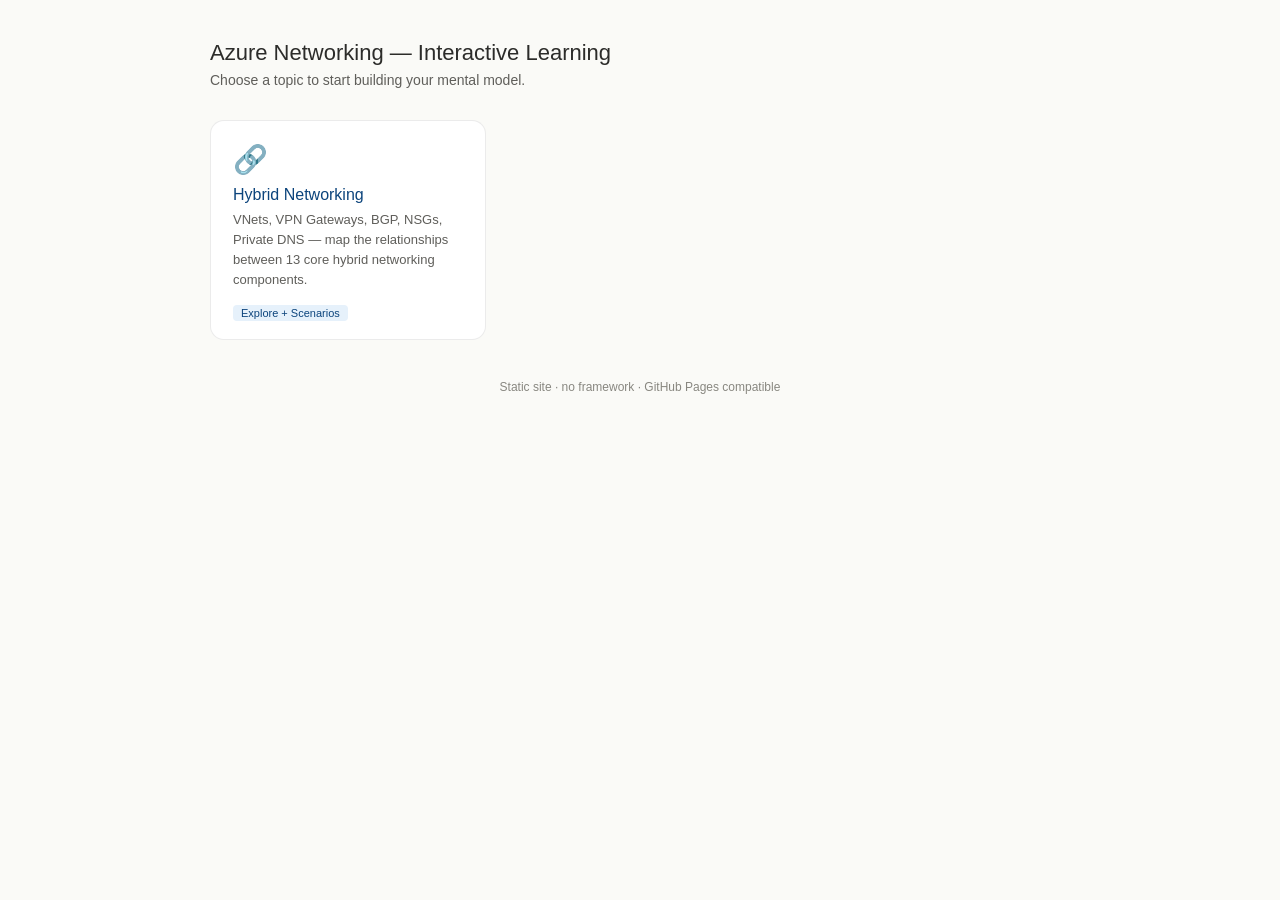
<file: index.html>
<!DOCTYPE html>
<html lang="en">
<head>
  <meta charset="UTF-8">
  <meta name="viewport" content="width=device-width, initial-scale=1">
  <title>Azure Networking — Interactive Learning</title>
  <link rel="stylesheet" href="styles.css">
</head>
<body>

<header class="site-header">
  <h1>Azure Networking — Interactive Learning</h1>
  <p>Choose a topic to start building your mental model.</p>
</header>

<main class="topic-grid">

  <a class="topic-card" href="topics/hybrid-networking/index.html">
    <div class="topic-card__icon">🔗</div>
    <h2 class="topic-card__title">Hybrid Networking</h2>
    <p class="topic-card__desc">
      VNets, VPN Gateways, BGP, NSGs, Private DNS — map the relationships
      between 13 core hybrid networking components.
    </p>
    <span class="topic-card__badge">Explore + Scenarios</span>
  </a>

  <!-- Future topics go here -->

</main>

<footer class="site-footer">
  <p>Static site · no framework · GitHub Pages compatible</p>
</footer>

</body>
</html>
</file>
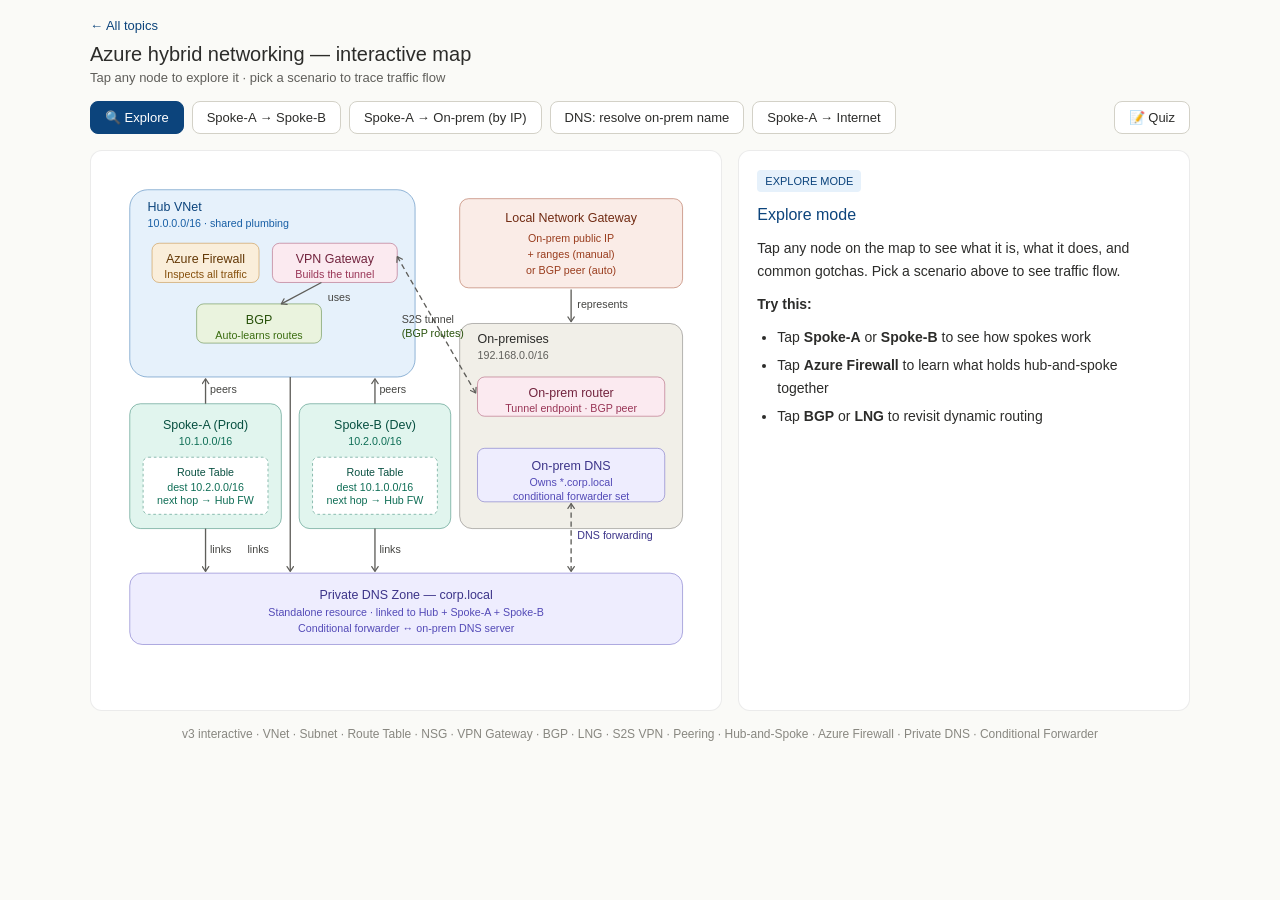
<file: topics/hybrid-networking/index.html>
<!DOCTYPE html>
<html lang="en">
<head>
  <meta charset="UTF-8">
  <meta name="viewport" content="width=device-width, initial-scale=1">
  <title>Azure Hybrid Networking — Interactive Map</title>
  <link rel="stylesheet" href="../../styles.css">
</head>
<body>

<header>
  <a class="back-link" href="../../index.html">← All topics</a>
  <h1>Azure hybrid networking — interactive map</h1>
  <p class="subtitle">Tap any node to explore it · pick a scenario to trace traffic flow</p>
</header>

<div class="controls" id="controls">
  <button class="scenario-btn active" data-scenario="explore">🔍 Explore</button>
  <button class="scenario-btn" data-scenario="spoke-to-spoke">Spoke-A → Spoke-B</button>
  <button class="scenario-btn" data-scenario="spoke-to-onprem">Spoke-A → On-prem (by IP)</button>
  <button class="scenario-btn" data-scenario="dns-resolution">DNS: resolve on-prem name</button>
  <button class="scenario-btn" data-scenario="internet-out">Spoke-A → Internet</button>
  <button id="quiz-btn" class="scenario-btn" style="margin-left:auto">📝 Quiz</button>
</div>

<main>
  <div class="map-container">
    <div id="map-container"></div>
  </div>
  <aside class="panel" id="panel">
    <span class="tag">START HERE</span>
    <h2>Welcome 👋</h2>
    <p>This map shows a complete Azure hybrid networking setup — hub-and-spoke topology connected to on-premises.</p>
    <p><strong>What to try:</strong></p>
    <ul>
      <li><strong>Tap any node</strong> to see what it is, what it does, and common gotchas</li>
      <li><strong>Pick a scenario</strong> above to watch traffic flow lit up in real time</li>
    </ul>
    <div class="tip">💡 Tip: Start with the <strong>"Spoke-A → Spoke-B"</strong> scenario — it reveals the trick that makes hub-and-spoke actually work.</div>
  </aside>
</main>

<p class="legend-tiny">v3 interactive · VNet · Subnet · Route Table · NSG · VPN Gateway · BGP · LNG · S2S VPN · Peering · Hub-and-Spoke · Azure Firewall · Private DNS · Conditional Forwarder</p>

<script src="data/nodes.js"></script>
<script src="data/scenarios.js"></script>
<script src="data/quiz.js"></script>
<script src="js/map.js"></script>
<script src="js/interactions.js"></script>
<script src="js/quiz.js"></script>
<script>
  loadMap('map-container', 'maps/hybrid-networking.svg')
    .then(svg => {
      const api = initInteractions(svg);
      document.getElementById('quiz-btn').addEventListener('click', () => {
        startQuiz(svg, () => api.renderScenario('explore'), api.setQuizActive);
      });
    })
    .catch(err => {
      document.getElementById('map-container').innerHTML =
        '<p style="padding:16px;color:#993C1D">Failed to load map. Make sure you\'re serving the files over HTTP — see the README for instructions.</p>';
      console.error(err);
    });
</script>

</body>
</html>
</file>
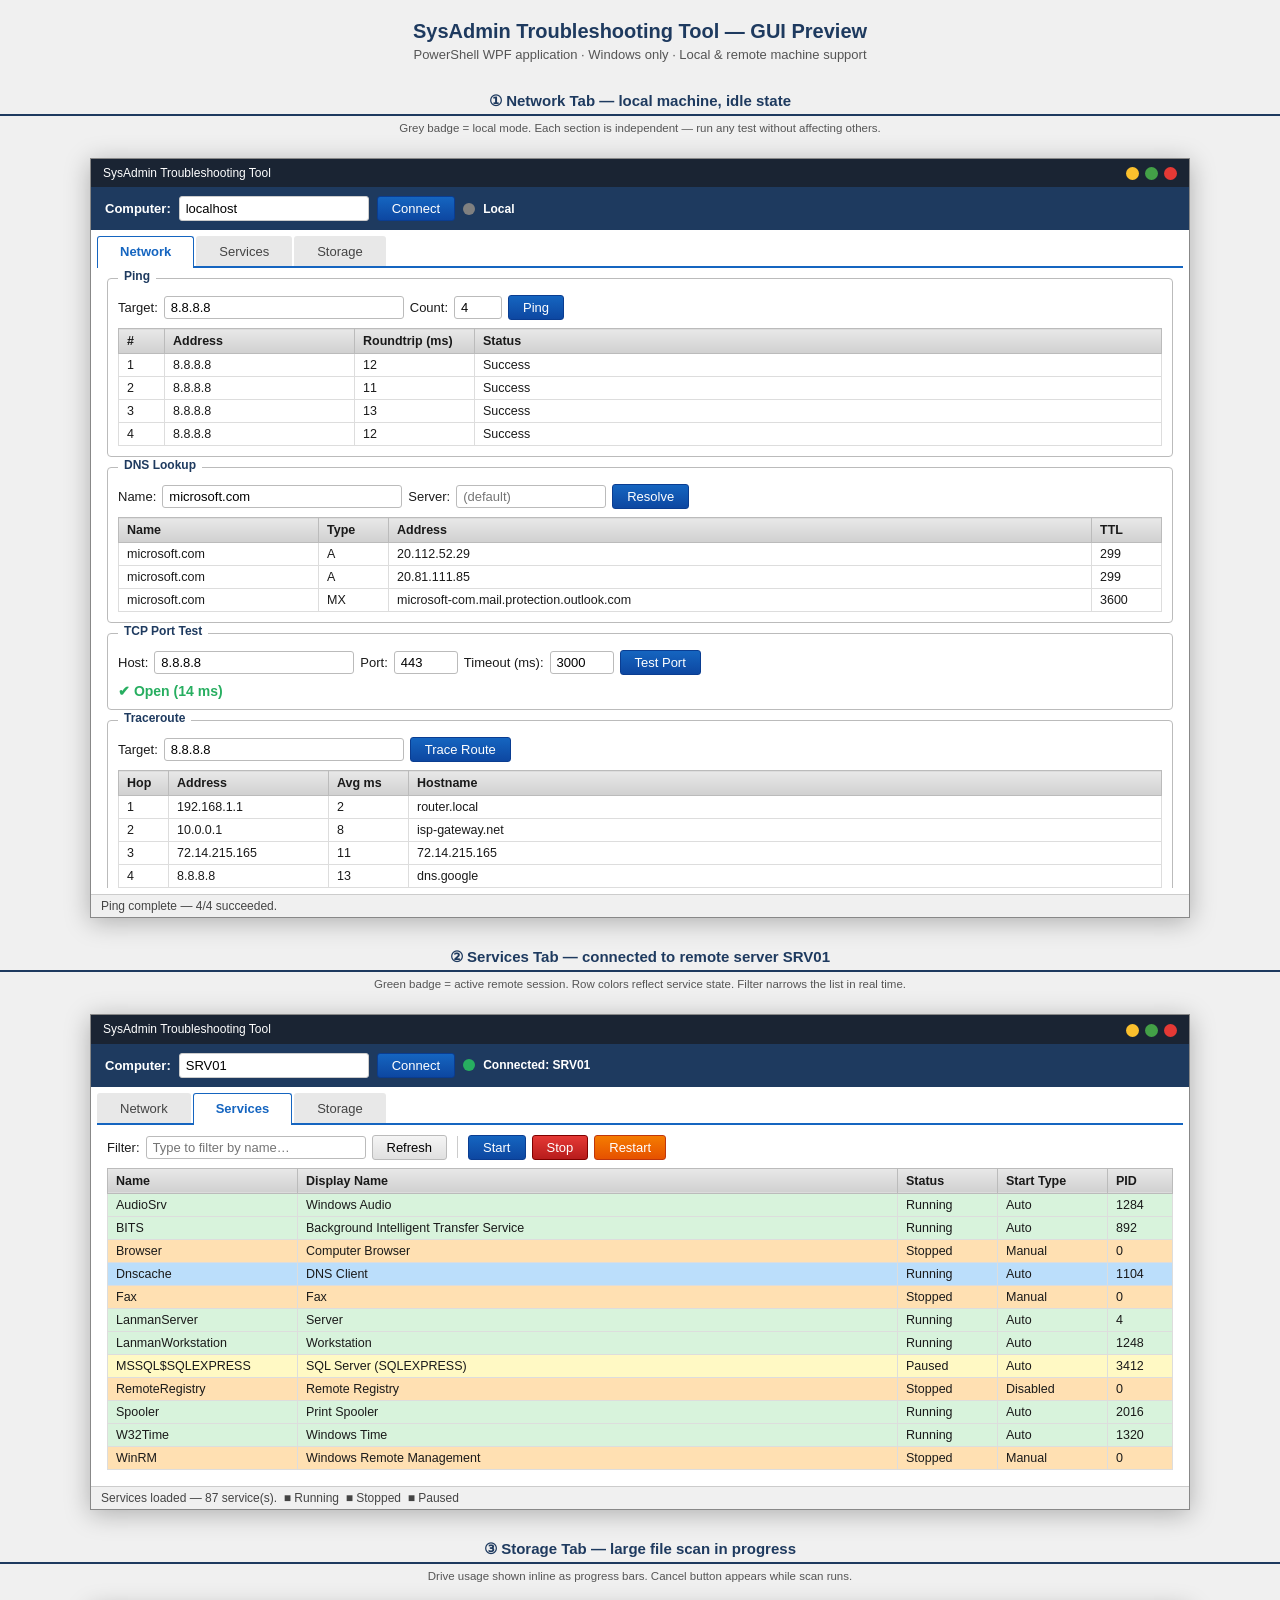
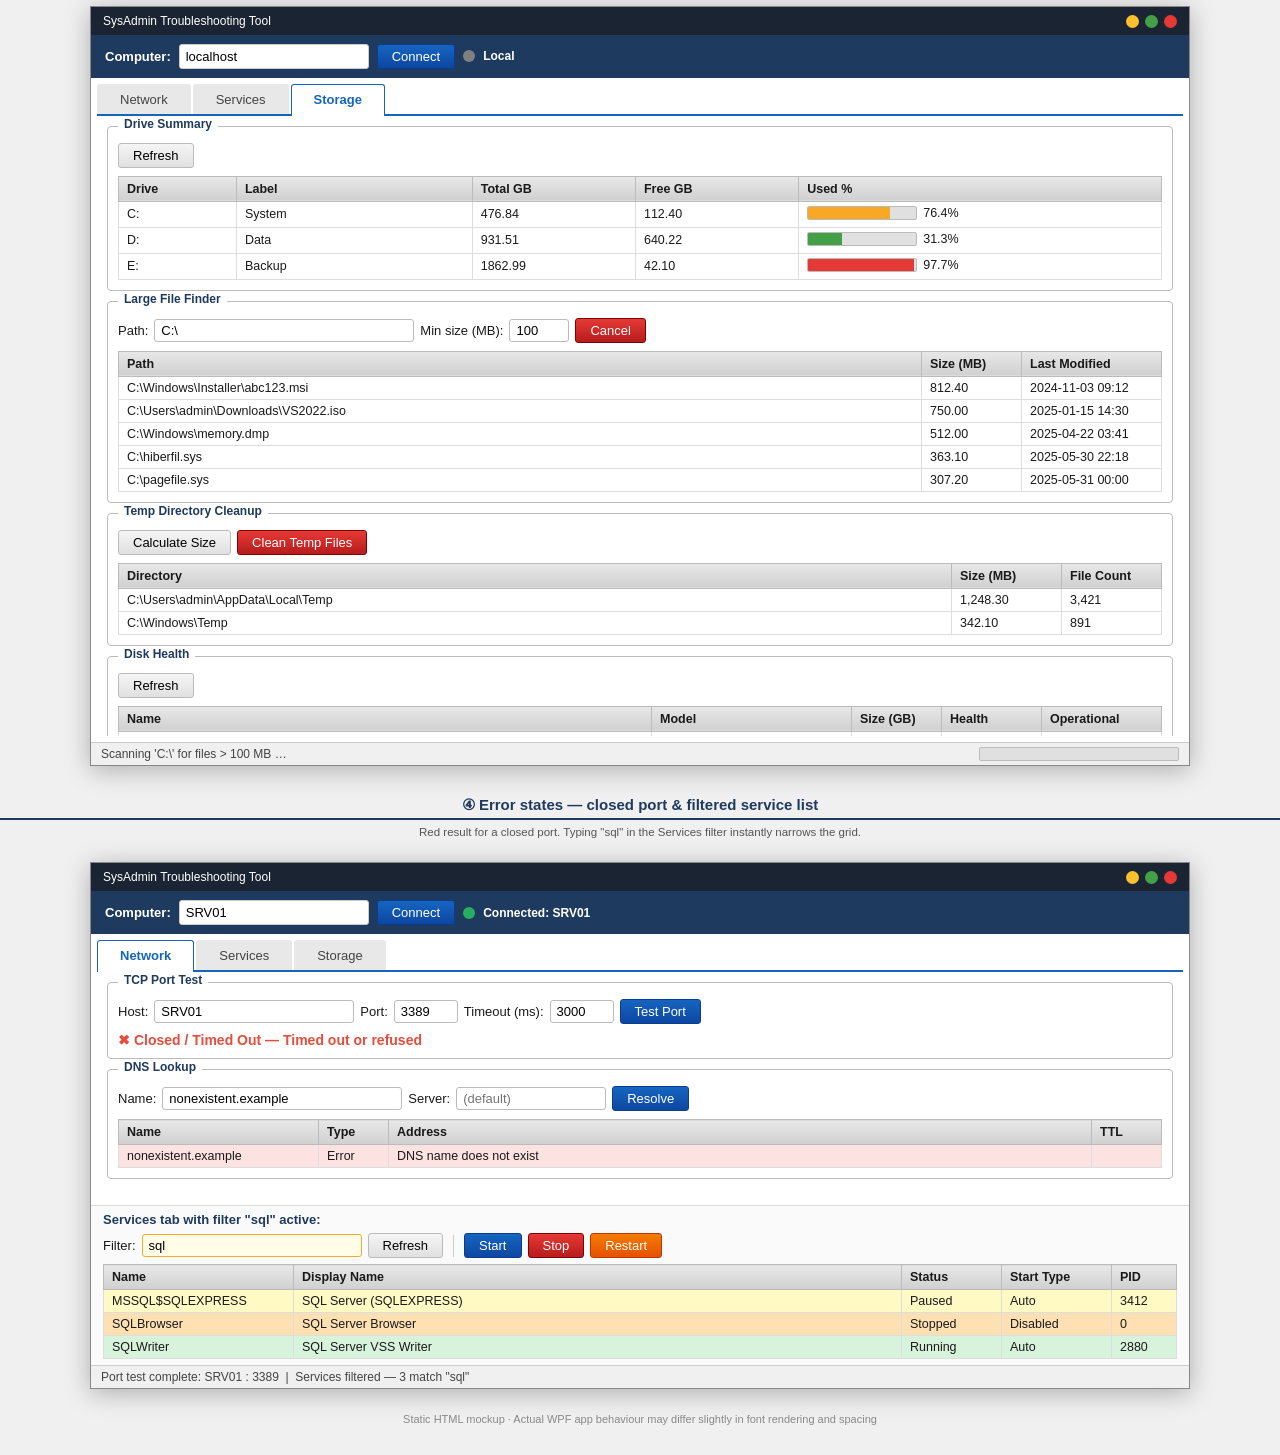
<file: docs/screenshots/gui-mockup.html>
<!DOCTYPE html>
<html lang="en">
<head>
<meta charset="UTF-8">
<meta name="viewport" content="width=device-width, initial-scale=1.0">
<title>SysAdmin Tool – GUI Preview</title>
<style>
  * { box-sizing: border-box; margin: 0; padding: 0; }
  body { font-family: 'Segoe UI', Arial, sans-serif; font-size: 13px; background: #f0f0f0; color: #1a1a1a; }

  /* ── Window chrome ── */
  .window {
    width: 1100px; margin: 24px auto; background: #fff;
    border: 1px solid #888; box-shadow: 0 4px 24px rgba(0,0,0,.28);
    display: flex; flex-direction: column;
  }
  .titlebar {
    background: #1a2433; color: #fff; padding: 7px 12px;
    display: flex; align-items: center; justify-content: space-between; font-size: 12px;
  }
  .titlebar-btns span {
    display: inline-block; width: 13px; height: 13px; border-radius: 50%;
    margin-left: 6px; vertical-align: middle;
  }
  .tb-min { background: #fbc02d; }
  .tb-max { background: #43a047; }
  .tb-close { background: #e53935; }

  /* ── Connection bar ── */
  .connbar {
    background: #1E3A5F; padding: 9px 14px;
    display: flex; align-items: center; gap: 8px;
  }
  .connbar label { color: #fff; font-weight: 600; }
  .connbar input[type=text] {
    width: 220px; padding: 4px 6px; border: 1px solid #ccc; border-radius: 3px;
    font-size: 13px;
  }
  .btn {
    padding: 4px 14px; border: 1px solid #bbb; border-radius: 3px;
    background: linear-gradient(to bottom, #f5f5f5, #e0e0e0);
    cursor: pointer; font-size: 13px; white-space: nowrap;
  }
  .btn:hover { background: linear-gradient(to bottom, #e8f0fe, #c5cae9); }
  .btn-primary {
    background: linear-gradient(to bottom, #1565c0, #0d47a1);
    color: #fff; border-color: #0a3d91;
  }
  .btn-primary:hover { background: linear-gradient(to bottom, #1976d2, #1565c0); }
  .btn-danger { background: linear-gradient(to bottom, #e53935, #b71c1c); color:#fff; border-color:#7f0000; }
  .btn-warn   { background: linear-gradient(to bottom, #f57c00, #e65100); color:#fff; border-color:#bf360c; }
  .badge { width: 12px; height: 12px; border-radius: 50%; display: inline-block; flex-shrink:0; }
  .badge-local    { background: #808080; }
  .badge-ok       { background: #27AE60; }
  .badge-error    { background: #E74C3C; }
  .badge-label    { color: #fff; font-weight: 600; font-size: 12px; }

  /* ── Tab control ── */
  .tab-control { display: flex; flex-direction: column; flex: 1; padding: 6px; }
  .tab-headers { display: flex; border-bottom: 2px solid #1565c0; margin-bottom: 0; }
  .tab-btn {
    padding: 7px 22px; cursor: pointer; border: 1px solid transparent;
    border-bottom: none; border-radius: 3px 3px 0 0; margin-right: 2px;
    background: #e8e8e8; color: #444; font-size: 13px; font-family: 'Segoe UI', Arial, sans-serif;
  }
  .tab-btn.active {
    background: #fff; border-color: #1565c0; border-bottom-color: #fff;
    color: #1565c0; font-weight: 600; margin-bottom: -2px; position: relative; z-index:1;
  }
  .tab-content { display: none; padding: 10px; overflow-y: auto; max-height: 620px; }
  .tab-content.active { display: block; }

  /* ── Groups ── */
  .group {
    border: 1px solid #bbb; border-radius: 4px; margin-bottom: 10px; padding: 0;
    position: relative;
  }
  .group-header {
    position: absolute; top: -10px; left: 10px;
    background: #fff; padding: 0 6px; font-weight: 600; color: #1E3A5F; font-size: 12px;
  }
  .group-body { padding: 16px 10px 10px 10px; }

  /* ── Toolbar row ── */
  .toolbar { display: flex; align-items: center; gap: 6px; margin-bottom: 8px; flex-wrap: wrap; }
  .toolbar label { white-space: nowrap; }
  .toolbar input[type=text] {
    padding: 3px 6px; border: 1px solid #bbb; border-radius: 3px; font-size: 13px;
  }
  .sep { width: 1px; height: 22px; background: #ccc; margin: 0 4px; }

  /* ── Data grid ── */
  .datagrid { width: 100%; border-collapse: collapse; font-size: 12.5px; }
  .datagrid th {
    background: linear-gradient(to bottom, #e8e8e8, #d0d0d0);
    border: 1px solid #bbb; padding: 5px 8px; text-align: left;
    font-weight: 600; white-space: nowrap;
  }
  .datagrid td { border: 1px solid #ddd; padding: 4px 8px; }
  .datagrid tr:hover td { background: #e3f2fd !important; }
  .datagrid tr.selected td { background: #bbdefb !important; }
  .row-running { background: #D8F3DC; }
  .row-stopped { background: #FFE0B2; }
  .row-paused  { background: #FFF9C4; }
  .row-critical { background: #fde2e2; }

  /* ── Status bar ── */
  .statusbar {
    background: #f0f0f0; border-top: 1px solid #ccc;
    padding: 4px 10px; display: flex; align-items: center;
    justify-content: space-between; font-size: 12px; color: #444;
  }
  .progress-bar-wrap {
    width: 200px; height: 14px; background: #e0e0e0;
    border: 1px solid #bbb; border-radius: 2px; overflow: hidden;
  }
  .progress-bar-fill { height: 100%; background: #1565c0; transition: width .3s; }
  .progress-bar-indeterminate {
    width: 200px; height: 14px; background: #e0e0e0;
    border: 1px solid #bbb; border-radius: 2px; overflow: hidden; position: relative;
  }
  .progress-bar-indeterminate::after {
    content: ''; position: absolute; top:0; left:-40%;
    width: 40%; height: 100%; background: #1565c0;
    animation: indeterminate 1.4s ease-in-out infinite;
  }
  @keyframes indeterminate {
    0%   { left: -40%; }
    100% { left: 100%; }
  }

  /* ── Port result ── */
  .port-result-ok  { color: #27AE60; font-weight: 700; font-size: 14px; margin-top: 4px; }
  .port-result-err { color: #E74C3C; font-weight: 700; font-size: 14px; margin-top: 4px; }

  /* ── Drive progress ── */
  .drive-bar-wrap {
    display: inline-flex; align-items: center; gap: 6px;
  }
  .drive-bar {
    width: 110px; height: 14px; background: #e0e0e0;
    border: 1px solid #bbb; border-radius: 2px; overflow: hidden; display: inline-block;
  }
  .drive-bar-fill { height: 100%; }
  .fill-ok   { background: #43a047; }
  .fill-warn { background: #f9a825; }
  .fill-crit { background: #e53935; }

  /* ── Annotation callouts ── */
  .section-label {
    text-align: center; font-weight: 700; font-size: 15px; color: #1E3A5F;
    margin: 30px 0 6px;
    border-bottom: 2px solid #1E3A5F; padding-bottom: 4px;
  }
  .note { font-size: 11.5px; color: #555; margin: 4px 0 10px; }

  .page-title {
    text-align: center; font-size: 20px; font-weight: 700; color: #1E3A5F;
    margin: 20px 0 4px;
  }
  .page-sub {
    text-align: center; color: #555; font-size: 13px; margin-bottom: 20px;
  }
</style>
</head>
<body>

<div class="page-title">SysAdmin Troubleshooting Tool — GUI Preview</div>
<div class="page-sub">PowerShell WPF application · Windows only · Local &amp; remote machine support</div>

<!-- ══════════════════════════════════════════════════════════════════
     WINDOW 1 — NETWORK TAB
     ══════════════════════════════════════════════════════════════════ -->
<div class="section-label">① Network Tab — local machine, idle state</div>
<p class="note" style="text-align:center">Grey badge = local mode. Each section is independent — run any test without affecting others.</p>

<div class="window">
  <div class="titlebar">
    <span>SysAdmin Troubleshooting Tool</span>
    <span class="titlebar-btns">
      <span class="tb-min"></span><span class="tb-max"></span><span class="tb-close"></span>
    </span>
  </div>

  <div class="connbar">
    <label>Computer:</label>
    <input type="text" value="localhost" style="width:190px">
    <button class="btn btn-primary">Connect</button>
    <span class="badge badge-local"></span>
    <span class="badge-label">Local</span>
  </div>

  <div class="tab-control">
    <div class="tab-headers">
      <div class="tab-btn active">Network</div>
      <div class="tab-btn">Services</div>
      <div class="tab-btn">Storage</div>
    </div>
    <div class="tab-content active">

      <!-- Ping -->
      <div class="group">
        <span class="group-header">Ping</span>
        <div class="group-body">
          <div class="toolbar">
            <label>Target:</label>
            <input type="text" value="8.8.8.8" style="width:240px">
            <label>Count:</label>
            <input type="text" value="4" style="width:48px">
            <button class="btn btn-primary">Ping</button>
          </div>
          <table class="datagrid">
            <tr><th width="46">#</th><th width="190">Address</th><th width="120">Roundtrip (ms)</th><th>Status</th></tr>
            <tr><td>1</td><td>8.8.8.8</td><td>12</td><td>Success</td></tr>
            <tr><td>2</td><td>8.8.8.8</td><td>11</td><td>Success</td></tr>
            <tr><td>3</td><td>8.8.8.8</td><td>13</td><td>Success</td></tr>
            <tr><td>4</td><td>8.8.8.8</td><td>12</td><td>Success</td></tr>
          </table>
        </div>
      </div>

      <!-- DNS -->
      <div class="group">
        <span class="group-header">DNS Lookup</span>
        <div class="group-body">
          <div class="toolbar">
            <label>Name:</label>
            <input type="text" value="microsoft.com" style="width:240px">
            <label>Server:</label>
            <input type="text" value="" placeholder="(default)" style="width:150px">
            <button class="btn btn-primary">Resolve</button>
          </div>
          <table class="datagrid">
            <tr><th width="200">Name</th><th width="70">Type</th><th>Address</th><th width="70">TTL</th></tr>
            <tr><td>microsoft.com</td><td>A</td><td>20.112.52.29</td><td>299</td></tr>
            <tr><td>microsoft.com</td><td>A</td><td>20.81.111.85</td><td>299</td></tr>
            <tr><td>microsoft.com</td><td>MX</td><td>microsoft-com.mail.protection.outlook.com</td><td>3600</td></tr>
          </table>
        </div>
      </div>

      <!-- Port Test -->
      <div class="group">
        <span class="group-header">TCP Port Test</span>
        <div class="group-body">
          <div class="toolbar">
            <label>Host:</label>
            <input type="text" value="8.8.8.8" style="width:200px">
            <label>Port:</label>
            <input type="text" value="443" style="width:64px">
            <label>Timeout (ms):</label>
            <input type="text" value="3000" style="width:64px">
            <button class="btn btn-primary">Test Port</button>
          </div>
          <div class="port-result-ok">✔ Open  (14 ms)</div>
        </div>
      </div>

      <!-- Traceroute -->
      <div class="group">
        <span class="group-header">Traceroute</span>
        <div class="group-body">
          <div class="toolbar">
            <label>Target:</label>
            <input type="text" value="8.8.8.8" style="width:240px">
            <button class="btn btn-primary">Trace Route</button>
          </div>
          <table class="datagrid">
            <tr><th width="50">Hop</th><th width="160">Address</th><th width="80">Avg ms</th><th>Hostname</th></tr>
            <tr><td>1</td><td>192.168.1.1</td><td>2</td><td>router.local</td></tr>
            <tr><td>2</td><td>10.0.0.1</td><td>8</td><td>isp-gateway.net</td></tr>
            <tr><td>3</td><td>72.14.215.165</td><td>11</td><td>72.14.215.165</td></tr>
            <tr><td>4</td><td>8.8.8.8</td><td>13</td><td>dns.google</td></tr>
          </table>
        </div>
      </div>

      <!-- Adapters -->
      <div class="group">
        <span class="group-header">Network Adapters</span>
        <div class="group-body">
          <div class="toolbar"><button class="btn">Refresh</button></div>
          <table class="datagrid">
            <tr><th width="160">Name</th><th width="100">Status</th><th width="130">IPv4</th><th width="80">IPv6</th><th width="140">MAC</th><th>Speed (Mbps)</th></tr>
            <tr><td>Ethernet 0</td><td>Connected</td><td>192.168.1.50</td><td>fe80::1</td><td>00:1A:2B:3C:4D:5E</td><td>1000</td></tr>
            <tr><td>Wi-Fi</td><td>Disconnected</td><td></td><td></td><td>A4:C3:F0:85:D6:12</td><td>0</td></tr>
            <tr><td>Loopback</td><td>Connected</td><td>127.0.0.1</td><td>::1</td><td></td><td>1024</td></tr>
          </table>
        </div>
      </div>

    </div><!-- /tab-content -->
  </div><!-- /tab-control -->

  <div class="statusbar">
    <span>Ping complete — 4/4 succeeded.</span>
    <span></span>
  </div>
</div>


<!-- ══════════════════════════════════════════════════════════════════
     WINDOW 2 — SERVICES TAB
     ══════════════════════════════════════════════════════════════════ -->
<div class="section-label">② Services Tab — connected to remote server SRV01</div>
<p class="note" style="text-align:center">Green badge = active remote session. Row colors reflect service state. Filter narrows the list in real time.</p>

<div class="window">
  <div class="titlebar">
    <span>SysAdmin Troubleshooting Tool</span>
    <span class="titlebar-btns">
      <span class="tb-min"></span><span class="tb-max"></span><span class="tb-close"></span>
    </span>
  </div>

  <div class="connbar">
    <label>Computer:</label>
    <input type="text" value="SRV01" style="width:190px">
    <button class="btn btn-primary">Connect</button>
    <span class="badge badge-ok"></span>
    <span class="badge-label">Connected: SRV01</span>
  </div>

  <div class="tab-control">
    <div class="tab-headers">
      <div class="tab-btn">Network</div>
      <div class="tab-btn active">Services</div>
      <div class="tab-btn">Storage</div>
    </div>
    <div class="tab-content active">
      <div class="toolbar">
        <label>Filter:</label>
        <input type="text" placeholder="Type to filter by name…" style="width:220px">
        <button class="btn">Refresh</button>
        <div class="sep"></div>
        <button class="btn btn-primary">Start</button>
        <button class="btn btn-danger">Stop</button>
        <button class="btn btn-warn">Restart</button>
      </div>
      <table class="datagrid">
        <tr><th width="190">Name</th><th>Display Name</th><th width="100">Status</th><th width="110">Start Type</th><th width="65">PID</th></tr>
        <tr class="row-running"><td>AudioSrv</td><td>Windows Audio</td><td>Running</td><td>Auto</td><td>1284</td></tr>
        <tr class="row-running"><td>BITS</td><td>Background Intelligent Transfer Service</td><td>Running</td><td>Auto</td><td>892</td></tr>
        <tr class="row-stopped"><td>Browser</td><td>Computer Browser</td><td>Stopped</td><td>Manual</td><td>0</td></tr>
        <tr class="row-running selected"><td>Dnscache</td><td>DNS Client</td><td>Running</td><td>Auto</td><td>1104</td></tr>
        <tr class="row-stopped"><td>Fax</td><td>Fax</td><td>Stopped</td><td>Manual</td><td>0</td></tr>
        <tr class="row-running"><td>LanmanServer</td><td>Server</td><td>Running</td><td>Auto</td><td>4</td></tr>
        <tr class="row-running"><td>LanmanWorkstation</td><td>Workstation</td><td>Running</td><td>Auto</td><td>1248</td></tr>
        <tr class="row-paused"><td>MSSQL$SQLEXPRESS</td><td>SQL Server (SQLEXPRESS)</td><td>Paused</td><td>Auto</td><td>3412</td></tr>
        <tr class="row-stopped"><td>RemoteRegistry</td><td>Remote Registry</td><td>Stopped</td><td>Disabled</td><td>0</td></tr>
        <tr class="row-running"><td>Spooler</td><td>Print Spooler</td><td>Running</td><td>Auto</td><td>2016</td></tr>
        <tr class="row-running"><td>W32Time</td><td>Windows Time</td><td>Running</td><td>Auto</td><td>1320</td></tr>
        <tr class="row-stopped"><td>WinRM</td><td>Windows Remote Management</td><td>Stopped</td><td>Manual</td><td>0</td></tr>
      </table>
    </div>
  </div>

  <div class="statusbar">
    <span>Services loaded — 87 service(s). &nbsp;■ Running &nbsp;■ Stopped &nbsp;■ Paused</span>
    <span></span>
  </div>
</div>


<!-- ══════════════════════════════════════════════════════════════════
     WINDOW 3 — STORAGE TAB (with scan in progress)
     ══════════════════════════════════════════════════════════════════ -->
<div class="section-label">③ Storage Tab — large file scan in progress</div>
<p class="note" style="text-align:center">Drive usage shown inline as progress bars. Cancel button appears while scan runs.</p>

<div class="window">
  <div class="titlebar">
    <span>SysAdmin Troubleshooting Tool</span>
    <span class="titlebar-btns">
      <span class="tb-min"></span><span class="tb-max"></span><span class="tb-close"></span>
    </span>
  </div>

  <div class="connbar">
    <label>Computer:</label>
    <input type="text" value="localhost" style="width:190px">
    <button class="btn btn-primary">Connect</button>
    <span class="badge badge-local"></span>
    <span class="badge-label">Local</span>
  </div>

  <div class="tab-control">
    <div class="tab-headers">
      <div class="tab-btn">Network</div>
      <div class="tab-btn">Services</div>
      <div class="tab-btn active">Storage</div>
    </div>
    <div class="tab-content active">

      <!-- Drive Summary -->
      <div class="group">
        <span class="group-header">Drive Summary</span>
        <div class="group-body">
          <div class="toolbar"><button class="btn">Refresh</button></div>
          <table class="datagrid">
            <tr><th width="65">Drive</th><th width="130">Label</th><th width="90">Total GB</th><th width="90">Free GB</th><th width="200">Used %</th></tr>
            <tr>
              <td>C:</td><td>System</td><td>476.84</td><td>112.40</td>
              <td><div class="drive-bar-wrap">
                <div class="drive-bar"><div class="drive-bar-fill fill-warn" style="width:76%"></div></div>
                <span>76.4%</span>
              </div></td>
            </tr>
            <tr>
              <td>D:</td><td>Data</td><td>931.51</td><td>640.22</td>
              <td><div class="drive-bar-wrap">
                <div class="drive-bar"><div class="drive-bar-fill fill-ok" style="width:31%"></div></div>
                <span>31.3%</span>
              </div></td>
            </tr>
            <tr>
              <td>E:</td><td>Backup</td><td>1862.99</td><td>42.10</td>
              <td><div class="drive-bar-wrap">
                <div class="drive-bar"><div class="drive-bar-fill fill-crit" style="width:98%"></div></div>
                <span>97.7%</span>
              </div></td>
            </tr>
          </table>
        </div>
      </div>

      <!-- Large File Finder -->
      <div class="group">
        <span class="group-header">Large File Finder</span>
        <div class="group-body">
          <div class="toolbar">
            <label>Path:</label>
            <input type="text" value="C:\" style="width:260px">
            <label>Min size (MB):</label>
            <input type="text" value="100" style="width:60px">
            <button class="btn btn-danger">Cancel</button>
            <!-- Scan button hidden while running -->
          </div>
          <table class="datagrid">
            <tr><th>Path</th><th width="100">Size (MB)</th><th width="140">Last Modified</th></tr>
            <tr><td>C:\Windows\Installer\abc123.msi</td><td>812.40</td><td>2024-11-03 09:12</td></tr>
            <tr><td>C:\Users\admin\Downloads\VS2022.iso</td><td>750.00</td><td>2025-01-15 14:30</td></tr>
            <tr><td>C:\Windows\memory.dmp</td><td>512.00</td><td>2025-04-22 03:41</td></tr>
            <tr><td>C:\hiberfil.sys</td><td>363.10</td><td>2025-05-30 22:18</td></tr>
            <tr><td>C:\pagefile.sys</td><td>307.20</td><td>2025-05-31 00:00</td></tr>
          </table>
        </div>
      </div>

      <!-- Temp Cleanup -->
      <div class="group">
        <span class="group-header">Temp Directory Cleanup</span>
        <div class="group-body">
          <div class="toolbar">
            <button class="btn">Calculate Size</button>
            <button class="btn btn-danger">Clean Temp Files</button>
          </div>
          <table class="datagrid">
            <tr><th>Directory</th><th width="110">Size (MB)</th><th width="100">File Count</th></tr>
            <tr><td>C:\Users\admin\AppData\Local\Temp</td><td>1,248.30</td><td>3,421</td></tr>
            <tr><td>C:\Windows\Temp</td><td>342.10</td><td>891</td></tr>
          </table>
        </div>
      </div>

      <!-- Disk Health -->
      <div class="group">
        <span class="group-header">Disk Health</span>
        <div class="group-body">
          <div class="toolbar"><button class="btn">Refresh</button></div>
          <table class="datagrid">
            <tr><th>Name</th><th width="200">Model</th><th width="90">Size (GB)</th><th width="100">Health</th><th width="120">Operational</th></tr>
            <tr><td>Samsung SSD 870</td><td>Samsung SSD 870 EVO 500GB</td><td>465.76</td><td>Healthy</td><td>OK</td></tr>
            <tr><td>WDC WD10EZEX</td><td>WDC WD10EZEX-08WN4A0</td><td>931.51</td><td>Healthy</td><td>OK</td></tr>
            <tr class="row-critical"><td>Seagate ST2000DM</td><td>Seagate ST2000DM008</td><td>1862.99</td><td>Warning</td><td>Degraded</td></tr>
          </table>
        </div>
      </div>

    </div>
  </div>

  <div class="statusbar">
    <span>Scanning 'C:\' for files &gt; 100 MB …</span>
    <div class="progress-bar-indeterminate"></div>
  </div>
</div>


<!-- ══════════════════════════════════════════════════════════════════
     WINDOW 4 — PORT CLOSED + FILTERED SERVICES
     ══════════════════════════════════════════════════════════════════ -->
<div class="section-label">④ Error states — closed port &amp; filtered service list</div>
<p class="note" style="text-align:center">Red result for a closed port. Typing "sql" in the Services filter instantly narrows the grid.</p>

<div class="window">
  <div class="titlebar">
    <span>SysAdmin Troubleshooting Tool</span>
    <span class="titlebar-btns">
      <span class="tb-min"></span><span class="tb-max"></span><span class="tb-close"></span>
    </span>
  </div>

  <div class="connbar">
    <label>Computer:</label>
    <input type="text" value="SRV01" style="width:190px">
    <button class="btn btn-primary">Connect</button>
    <span class="badge badge-ok"></span>
    <span class="badge-label">Connected: SRV01</span>
  </div>

  <div class="tab-control">
    <div class="tab-headers">
      <div class="tab-btn active">Network</div>
      <div class="tab-btn">Services</div>
      <div class="tab-btn">Storage</div>
    </div>
    <div class="tab-content active">

      <!-- Port test — closed -->
      <div class="group">
        <span class="group-header">TCP Port Test</span>
        <div class="group-body">
          <div class="toolbar">
            <label>Host:</label>
            <input type="text" value="SRV01" style="width:200px">
            <label>Port:</label>
            <input type="text" value="3389" style="width:64px">
            <label>Timeout (ms):</label>
            <input type="text" value="3000" style="width:64px">
            <button class="btn btn-primary">Test Port</button>
          </div>
          <div class="port-result-err">✖ Closed / Timed Out  —  Timed out or refused</div>
        </div>
      </div>

      <!-- DNS — error row -->
      <div class="group">
        <span class="group-header">DNS Lookup</span>
        <div class="group-body">
          <div class="toolbar">
            <label>Name:</label>
            <input type="text" value="nonexistent.example" style="width:240px">
            <label>Server:</label>
            <input type="text" value="" placeholder="(default)" style="width:150px">
            <button class="btn btn-primary">Resolve</button>
          </div>
          <table class="datagrid">
            <tr><th width="200">Name</th><th width="70">Type</th><th>Address</th><th width="70">TTL</th></tr>
            <tr class="row-critical"><td>nonexistent.example</td><td>Error</td><td>DNS name does not exist</td><td></td></tr>
          </table>
        </div>
      </div>

    </div>
  </div>

  <!-- Filtered services panel inline -->
  <div style="padding: 6px 12px; border-top: 1px solid #ddd; background: #fafafa;">
    <div style="font-weight:600; color:#1E3A5F; margin-bottom:6px;">Services tab with filter "sql" active:</div>
    <div class="toolbar" style="margin-bottom:6px;">
      <label>Filter:</label>
      <input type="text" value="sql" style="width:220px; background:#fffde7; border-color:#f9a825;">
      <button class="btn">Refresh</button>
      <div class="sep"></div>
      <button class="btn btn-primary">Start</button>
      <button class="btn btn-danger">Stop</button>
      <button class="btn btn-warn">Restart</button>
    </div>
    <table class="datagrid">
      <tr><th width="190">Name</th><th>Display Name</th><th width="100">Status</th><th width="110">Start Type</th><th width="65">PID</th></tr>
      <tr class="row-paused"><td>MSSQL$SQLEXPRESS</td><td>SQL Server (SQLEXPRESS)</td><td>Paused</td><td>Auto</td><td>3412</td></tr>
      <tr class="row-stopped"><td>SQLBrowser</td><td>SQL Server Browser</td><td>Stopped</td><td>Disabled</td><td>0</td></tr>
      <tr class="row-running"><td>SQLWriter</td><td>SQL Server VSS Writer</td><td>Running</td><td>Auto</td><td>2880</td></tr>
    </table>
  </div>

  <div class="statusbar">
    <span>Port test complete: SRV01 : 3389 &nbsp;|&nbsp; Services filtered — 3 match "sql"</span>
    <span></span>
  </div>
</div>

<div style="text-align:center; color:#888; font-size:11px; margin:20px 0 30px;">
  Static HTML mockup · Actual WPF app behaviour may differ slightly in font rendering and spacing
</div>

<script>
  document.querySelectorAll('.tab-btn').forEach(btn => {
    btn.addEventListener('click', () => {
      const ctrl = btn.closest('.tab-control');
      ctrl.querySelectorAll('.tab-btn').forEach(b => b.classList.remove('active'));
      ctrl.querySelectorAll('.tab-content').forEach(c => c.classList.remove('active'));
      btn.classList.add('active');
      const idx = [...ctrl.querySelectorAll('.tab-btn')].indexOf(btn);
      ctrl.querySelectorAll('.tab-content')[idx]?.classList.add('active');
    });
  });
</script>
</body>
</html>
</file>
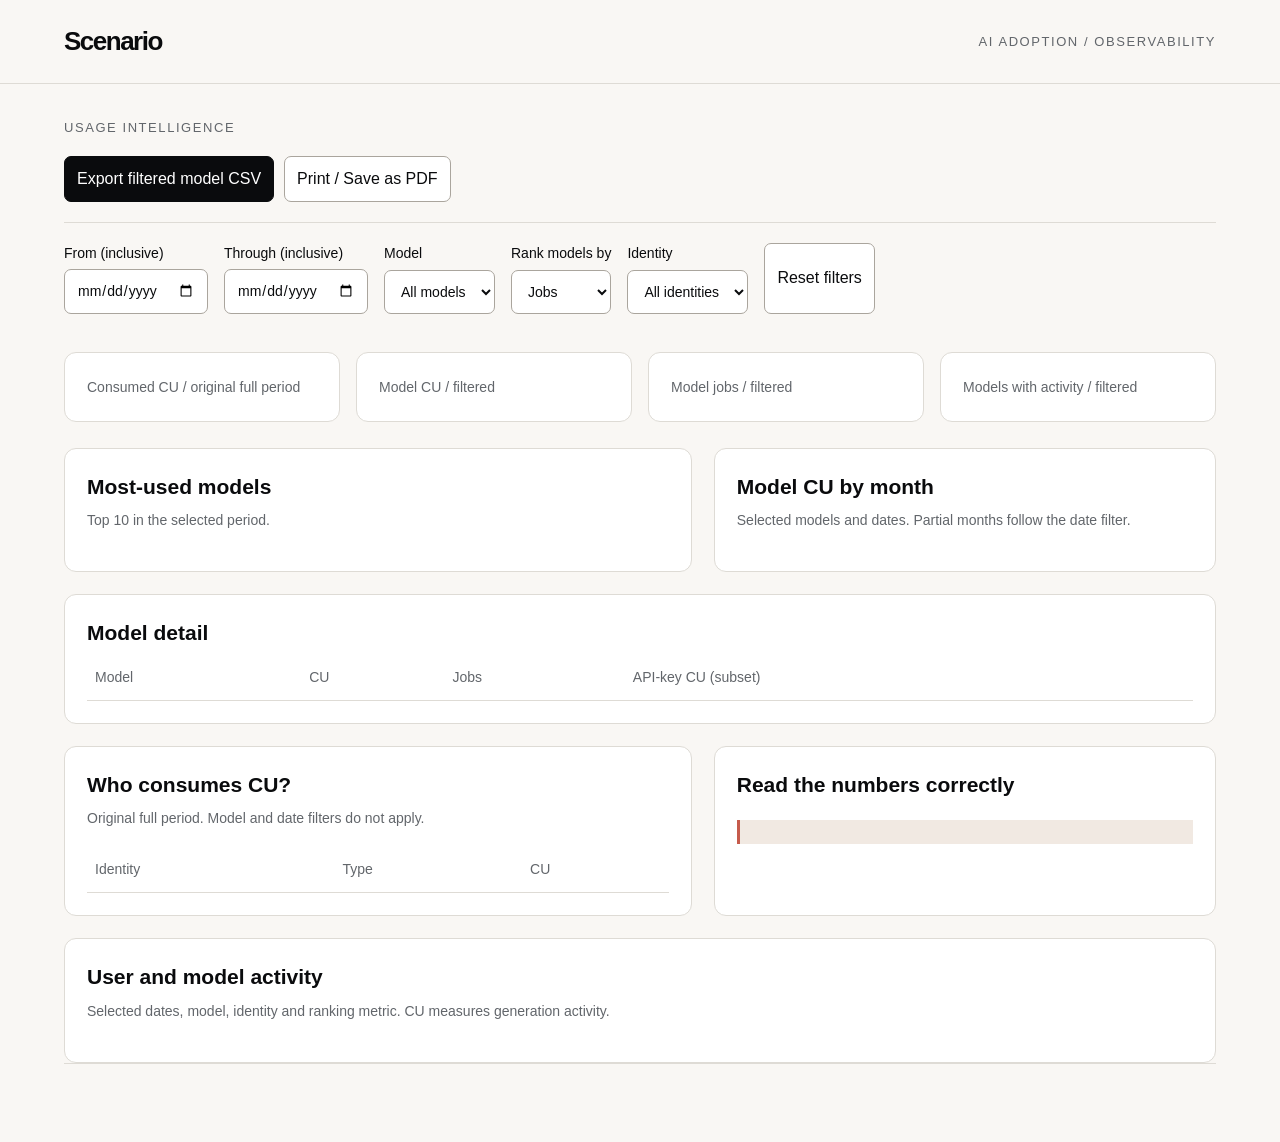
<file: .claude/skills/scenario-admin-analytics/assets/dashboard.html>
<!doctype html>
<html lang="en">
  <head>
    <meta charset="utf-8" />
    <meta name="viewport" content="width=device-width, initial-scale=1" />
    <meta
      http-equiv="Content-Security-Policy"
      content="default-src 'none'; script-src 'unsafe-inline'; style-src 'unsafe-inline'; img-src data:; connect-src 'none'; base-uri 'none'; form-action 'none'"
    />
    <title>__REPORT_TITLE__</title>
    <style>
      :root {
        color-scheme: light;
        --ink: #0a0b0d;
        --paper: #f9f7f4;
        --accent: #c65b4c;
        --line: #dedbd5;
        --muted: #62666b;
      }
      * {
        box-sizing: border-box;
      }
      body {
        margin: 0;
        background: var(--paper);
        color: var(--ink);
        font:
          16px/1.5 Arial,
          sans-serif;
      }
      header {
        padding: 22px 5vw;
        border-bottom: 1px solid var(--line);
        display: flex;
        justify-content: space-between;
        align-items: center;
        gap: 16px;
      }
      .brand {
        font-size: 26px;
        font-weight: 700;
        letter-spacing: -1.5px;
      }
      .tag {
        color: var(--muted);
        font-size: 13px;
        text-transform: uppercase;
        letter-spacing: 0.12em;
      }
      main {
        max-width: 1320px;
        margin: auto;
        padding: 34px 5vw 60px;
      }
      h1 {
        font:
          normal clamp(32px, 4vw, 52px)/1.05 Georgia,
          serif;
        margin: 10px 0 16px;
      }
      h2 {
        font-size: 21px;
        margin: 0 0 6px;
      }
      p {
        margin: 8px 0 18px;
      }
      .muted {
        color: var(--muted);
        font-size: 14px;
      }
      .filters {
        display: flex;
        flex-wrap: wrap;
        gap: 16px;
        padding: 20px 0;
        margin-top: 20px;
        border-top: 1px solid var(--line);
      }
      label {
        display: grid;
        gap: 5px;
        font-size: 14px;
      }
      input,
      select,
      button {
        font: inherit;
        color: var(--ink);
        padding: 10px 12px;
        border: 1px solid #aaa59d;
        border-radius: 7px;
        background: white;
        min-height: 43px;
        max-width: 100%;
      }
      button {
        cursor: pointer;
      }
      button.primary {
        background: var(--ink);
        color: white;
        border-color: var(--ink);
      }
      :focus-visible {
        outline: 3px solid var(--accent);
        outline-offset: 3px;
      }
      .cards {
        display: grid;
        grid-template-columns: repeat(4, 1fr);
        gap: 16px;
        margin: 16px 0 26px;
      }
      .card,
      .panel {
        background: white;
        border: 1px solid var(--line);
        border-radius: 12px;
        padding: 22px;
      }
      .card strong {
        display: block;
        font-size: 30px;
        font-weight: 500;
        letter-spacing: -1px;
      }
      .card span {
        color: var(--muted);
        font-size: 14px;
      }
      .grid {
        display: grid;
        grid-template-columns: 1.25fr 1fr;
        gap: 22px;
        margin: 22px 0;
      }
      .panel {
        overflow: hidden;
      }
      .bar {
        display: grid;
        grid-template-columns: minmax(110px, 1fr) 1.3fr 85px;
        align-items: center;
        gap: 12px;
        margin: 13px 0;
        font-size: 14px;
      }
      .bar .name {
        overflow-wrap: anywhere;
      }
      .track {
        background: #f3efea;
        border-radius: 4px;
        min-height: 16px;
      }
      .fill {
        background: var(--accent);
        border-radius: 4px;
        height: 16px;
      }
      .value {
        text-align: right;
        font-variant-numeric: tabular-nums;
      }
      .scroll {
        overflow: auto;
        max-height: 510px;
      }
      table {
        width: 100%;
        border-collapse: collapse;
        text-align: left;
        font-size: 14px;
      }
      th,
      td {
        padding: 12px 8px;
        border-bottom: 1px solid var(--line);
        overflow-wrap: anywhere;
      }
      th {
        font-weight: 500;
        color: var(--muted);
      }
      .notice {
        border-left: 3px solid var(--accent);
        padding: 12px 18px;
        background: #f1e9e2;
        margin: 20px 0;
      }
      #error {
        color: #8c2b21;
      }
      .actions {
        display: flex;
        gap: 10px;
        flex-wrap: wrap;
      }
      footer {
        border-top: 1px solid var(--line);
        padding-top: 18px;
        color: var(--muted);
        font-size: 13px;
      }
      @media (max-width: 800px) {
        .cards {
          grid-template-columns: 1fr 1fr;
        }
        .grid {
          grid-template-columns: 1fr;
        }
        header {
          align-items: flex-start;
        }
        .tag {
          max-width: 170px;
          text-align: right;
        }
      }
      @media (max-width: 480px) {
        .cards {
          grid-template-columns: 1fr;
        }
        main {
          padding: 24px 16px;
        }
        .bar {
          grid-template-columns: 1fr 1fr 65px;
        }
      }
      @media print {
        body {
          background: white;
        }
        header {
          padding: 0 0 15px;
        }
        main {
          padding: 20px 0;
        }
        .filters,
        .actions,
        button {
          display: none;
        }
        .panel,
        .card {
          break-inside: avoid;
        }
        .scroll {
          max-height: none;
          overflow: visible;
        }
        .grid {
          grid-template-columns: 1fr;
        }
        .fill {
          print-color-adjust: exact;
        }
        footer {
          margin-top: 20px;
        }
      }
    </style>
  </head>
  <body>
    <header>
      <span class="brand">Scenario</span
      ><span class="tag">AI adoption / Observability</span>
    </header>
    <main>
      <div class="tag">Usage intelligence</div>
      <h1 id="title"></h1>
      <p class="muted" id="scope"></p>
      <div class="actions">
        <button class="primary" id="download">Export filtered model CSV</button
        ><button id="print">Print / Save as PDF</button>
      </div>
      <div class="filters" aria-label="Model activity filters">
        <label>From (inclusive)<input id="start" type="date" /></label>
        <label>Through (inclusive)<input id="end" type="date" /></label>
        <label
          >Model<select id="model">
            <option value="">All models</option>
          </select></label
        >
        <label
          >Rank models by<select id="metric">
            <option value="jobs">Jobs</option>
            <option value="cu">CU</option>
          </select></label
        >
        <label
          >Identity<select id="identity">
            <option value="">All identities</option>
          </select></label
        >
        <button id="reset">Reset filters</button>
      </div>
      <p id="error" role="alert"></p>
      <div class="cards">
        <div class="card">
          <strong id="total"></strong
          ><span>Consumed CU / original full period</span>
        </div>
        <div class="card">
          <strong id="cu"></strong><span>Model CU / filtered</span>
        </div>
        <div class="card">
          <strong id="jobs"></strong><span>Model jobs / filtered</span>
        </div>
        <div class="card">
          <strong id="breadth"></strong
          ><span>Models with activity / filtered</span>
        </div>
      </div>
      <div class="grid">
        <section class="panel">
          <h2 id="ranking-title">Most-used models</h2>
          <p class="muted">Top 10 in the selected period.</p>
          <div id="bars"></div>
        </section>
        <section class="panel">
          <h2>Model CU by month</h2>
          <p class="muted">
            Selected models and dates. Partial months follow the date filter.
          </p>
          <div id="trend"></div>
        </section>
      </div>
      <section class="panel">
        <h2>Model detail</h2>
        <div class="scroll">
          <table>
            <thead>
              <tr>
                <th>Model</th>
                <th>CU</th>
                <th>Jobs</th>
                <th>API-key CU (subset)</th>
              </tr>
            </thead>
            <tbody id="models"></tbody>
          </table>
        </div>
      </section>
      <div class="grid">
        <section class="panel">
          <h2>Who consumes CU?</h2>
          <p class="muted">
            Original full period. Model and date filters do not apply.
          </p>
          <div class="scroll">
            <table>
              <thead>
                <tr>
                  <th>Identity</th>
                  <th>Type</th>
                  <th>CU</th>
                </tr>
              </thead>
              <tbody id="people"></tbody>
            </table>
          </div>
        </section>
        <section class="panel">
          <h2>Read the numbers correctly</h2>
          <p id="gap" class="notice"></p>
          <div id="notes"></div>
        </section>
      </div>
      <section class="panel" id="joint-panel">
        <h2>User and model activity</h2>
        <p class="muted">
          Selected dates, model, identity and ranking metric. CU measures
          generation activity.
        </p>
        <div id="joint"></div>
      </section>
      <footer id="source"></footer>
    </main>
    <script id="report-data" type="application/json">
      __REPORT_DATA__
    </script>
    <script>
      "use strict";
      const report = JSON.parse(
        document.getElementById("report-data").textContent,
      );
      const el = (id) => document.getElementById(id);
      const fmt = (n) =>
        n.toLocaleString(undefined, { maximumFractionDigits: 2 });
      const put = (id, text) => {
        el(id).textContent = text;
      };
      const first = report.date_start,
        last = report.date_end;
      let filtered = [];
      put("title", report.title);
      put(
        "scope",
        `${report.query.scope === "team" ? "All accessible projects" : "Selected project scope"} / ${report.query.start_date} through ${report.query.end_date}, inclusive / UTC`,
      );
      put(
        "source",
        `Source: Scenario MCP usage. Retrieved ${report.fetched_at}. Offline snapshot; ask your connected agent to refresh.`,
      );
      put("total", fmt(report.total_cu));
      put(
        "gap",
        `Model minus overall CU: ${fmt(report.model_gap)}. Model generation and overall consumption are separate measures; this difference is not allocated to models.`,
      );
      report.notes.forEach((text) => {
        const p = document.createElement("p");
        p.className = "muted";
        p.textContent = text;
        el("notes").append(p);
      });
      function option(target, value, text) {
        const o = document.createElement("option");
        o.value = value;
        o.textContent = text;
        el(target).append(o);
      }
      report.models.forEach((m) => option("model", m.id, m.name));
      report.users.forEach((u) => option("identity", u.key, u.name));
      el("identity").disabled = !report.joint_available;
      function rows(target, records) {
        const body = el(target);
        body.replaceChildren();
        records.forEach((record) => {
          const tr = document.createElement("tr");
          record.forEach((v) => {
            const td = document.createElement("td");
            td.textContent = v;
            tr.append(td);
          });
          body.append(tr);
        });
      }
      function bars(target, pairs) {
        const root = el(target);
        root.replaceChildren();
        if (!pairs.length) {
          root.textContent = "No activity in this selection.";
          return;
        }
        const maximum = Math.max(...pairs.map((p) => Math.abs(p[1])), 1);
        pairs.forEach(([name, value]) => {
          const row = document.createElement("div");
          row.className = "bar";
          const label = document.createElement("span");
          label.className = "name";
          label.textContent = name;
          const track = document.createElement("div");
          track.className = "track";
          const fill = document.createElement("div");
          fill.className = "fill";
          fill.style.width = `${(Math.abs(value) / maximum) * 100}%`;
          track.append(fill);
          const amount = document.createElement("span");
          amount.className = "value";
          amount.textContent = fmt(value);
          row.append(label, track, amount);
          root.append(row);
        });
      }
      function rankings(joint, metric) {
        const root = el("joint");
        root.replaceChildren();
        if (!report.joint_available) {
          root.textContent =
            "User-filtered usage snapshots were not included. Fetch them through MCP to enable these rankings.";
          return;
        }
        const names = new Map(report.models.map((m) => [m.id, m.name]));
        const add = (title, pairs) => {
          const h = document.createElement("h3");
          h.textContent = title;
          root.append(h);
          if (!pairs.length) {
            const p = document.createElement("p");
            p.textContent = "No activity in this selection.";
            root.append(p);
          }
          pairs.forEach(([label, rows]) => {
            const p = document.createElement("p");
            p.textContent =
              label +
              ": " +
              rows
                .map(
                  ([name, r]) =>
                    `${name} (${fmt(r.cu)} CU; ${fmt(r.jobs)} jobs)`,
                )
                .join("; ");
            root.append(p);
          });
        };
        const active = joint.filter((j) => j.jobs || j.cu);
        add(
          `Top ${report.top_models_per_user} models per identity / ${metric.toUpperCase()}`,
          report.users
            .filter((u) => active.some((j) => j.user_key === u.key))
            .map((u) => [
              u.name + " / " + u.kind,
              active
                .filter((j) => j.user_key === u.key)
                .sort(
                  (a, b) =>
                    b[metric] - a[metric] ||
                    a.model_id.localeCompare(b.model_id),
                )
                .slice(0, report.top_models_per_user)
                .map((j) => [names.get(j.model_id), j]),
            ]),
        );
        add(
          `Top 5 identities for the top 10 models / ${metric.toUpperCase()}`,
          filtered
            .filter((m) => m.jobs || m.cu)
            .slice(0, 10)
            .map((m) => [
              m.name,
              active
                .filter((j) => j.model_id === m.id)
                .sort(
                  (a, b) =>
                    b[metric] - a[metric] ||
                    a.user_key.localeCompare(b.user_key),
                )
                .slice(0, 5)
                .map((j) => [
                  report.users.find((u) => u.key === j.user_key).name,
                  j,
                ]),
            ]),
        );
      }
      function update() {
        const start = el("start").value,
          end = el("end").value,
          model = el("model").value,
          user = el("identity").value,
          metric = el("metric").value;
        const valid = start >= first && end <= last && start <= end;
        put("error", valid ? "" : "Choose a date range inside this snapshot.");
        el("download").disabled = !valid;
        rows(
          "people",
          report.users
            .filter((u) => !user || u.key === user)
            .map((u) => [u.name, u.kind, fmt(u.cu)]),
        );
        if (!valid) {
          filtered = [];
          ["cu", "jobs", "breadth"].forEach((k) => put(k, "Unavailable"));
          rows("models", []);
          bars("bars", []);
          bars("trend", []);
          el("joint").replaceChildren();
          return;
        }
        const sums = new Map(
          report.models
            .filter((m) => !model || m.id === model)
            .map((m) => [m.id, { ...m, cu: 0, jobs: 0, api_cu: 0 }]),
        );
        const monthly = new Map(),
          pairs = new Map();
        const selected = (d) =>
          (!model || (d.model || d.model_id) === model) &&
          (!user || d.user_key === user);
        const inPeriod = (d) => d.date >= start && d.date <= end;
        if (report.has_daily) {
          const source = user ? report.joint_daily : report.daily;
          source
            .filter((d) => selected(d) && inPeriod(d))
            .forEach((d) => {
              const m = sums.get(d.model);
              if (!m) return;
              ["cu", "jobs", "api_cu"].forEach((k) => (m[k] += d[k]));
              monthly.set(
                d.date.slice(0, 7),
                (monthly.get(d.date.slice(0, 7)) || 0) + d.cu,
              );
            });
          report.joint_daily
            .filter((d) => selected(d) && inPeriod(d))
            .forEach((d) => {
              const key = JSON.stringify([d.user_key, d.model]);
              const p = pairs.get(key) || {
                user_key: d.user_key,
                model_id: d.model,
                cu: 0,
                jobs: 0,
              };
              p.cu += d.cu;
              p.jobs += d.jobs;
              pairs.set(key, p);
            });
          filtered = [...sums.values()];
        } else {
          const source = user
            ? report.joint.filter(selected).map((j) => ({
                id: j.model_id,
                name: report.models.find((m) => m.id === j.model_id).name,
                ...j,
              }))
            : report.models.filter((m) => !model || m.id === model);
          filtered = source.map((m) => ({ ...m }));
          report.joint
            .filter(selected)
            .forEach((j) =>
              pairs.set(JSON.stringify([j.user_key, j.model_id]), j),
            );
        }
        filtered.sort(
          (a, b) => b[metric] - a[metric] || a.id.localeCompare(b.id),
        );
        put("cu", fmt(filtered.reduce((s, m) => s + m.cu, 0)));
        put("jobs", fmt(filtered.reduce((s, m) => s + m.jobs, 0)));
        put("breadth", filtered.filter((m) => m.jobs || m.cu).length);
        put(
          "ranking-title",
          metric === "jobs"
            ? "Most-used models / jobs"
            : "Highest model consumption / CU",
        );
        bars(
          "bars",
          filtered
            .filter((m) => m.jobs || m.cu)
            .slice(0, 10)
            .map((m) => [m.name, m[metric]]),
        );
        if (report.has_daily) bars("trend", [...monthly.entries()].sort());
        else
          put(
            "trend",
            "Time buckets were not requested; trend and date filters are unavailable.",
          );
        rows(
          "models",
          filtered.map((m) => [m.name, fmt(m.cu), fmt(m.jobs), fmt(m.api_cu)]),
        );
        rankings([...pairs.values()], metric);
      }
      function reset() {
        el("start").value = first;
        el("end").value = last;
        el("model").value = "";
        el("identity").value = "";
        el("metric").value = report.rank_by;
        update();
      }
      ["start", "end", "model", "identity", "metric"].forEach((id) =>
        el(id).addEventListener("change", update),
      );
      ["start", "end"].forEach((id) => {
        el(id).min = first;
        el(id).max = last;
        el(id).disabled = !report.has_daily;
      });
      el("reset").addEventListener("click", reset);
      el("print").addEventListener("click", () => window.print());
      el("download").addEventListener("click", () => {
        const cell = (v) => {
          let s = String(v);
          if (typeof v === "string" && /^[\s]*[=+@-]/.test(s)) s = "'" + s;
          return '"' + s.replaceAll('"', '""') + '"';
        };
        const lines = [
          [
            "from_day_inclusive",
            "through_day_inclusive",
            "identity_filter",
            "model_id",
            "model",
            "cu",
            "jobs",
            "api_key_cu_subset",
          ],
          ...filtered.map((m) => [
            el("start").value,
            el("end").value,
            report.users.find((u) => u.key === el("identity").value)?.name ||
              "All identities",
            m.id,
            m.name,
            m.cu,
            m.jobs,
            m.api_cu,
          ]),
        ];
        const url = URL.createObjectURL(
          new Blob([lines.map((r) => r.map(cell).join(",")).join("\r\n")], {
            type: "text/csv;charset=utf-8",
          }),
        );
        const a = document.createElement("a");
        a.href = url;
        a.download = "model-usage.csv";
        a.click();
        setTimeout(() => URL.revokeObjectURL(url), 1000);
      });
      reset();
    </script>
  </body>
</html>
</file>
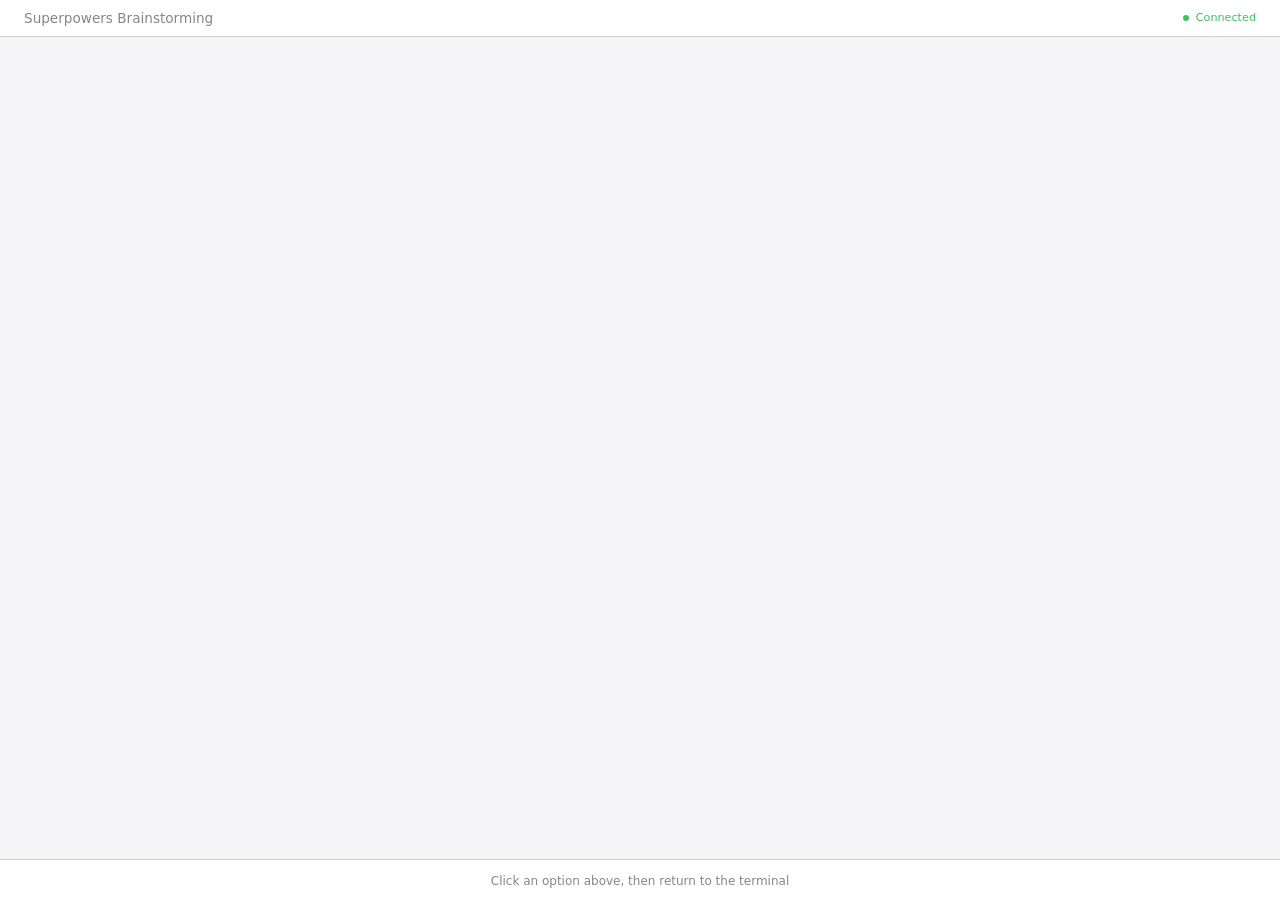
<file: hermes-superpowers/skills/brainstorming/scripts/frame-template.html>
<!DOCTYPE html>
<html>
<head>
  <meta charset="utf-8">
  <title>Superpowers Brainstorming</title>
  <style>
    /*
     * BRAINSTORM COMPANION FRAME TEMPLATE
     *
     * This template provides a consistent frame with:
     * - OS-aware light/dark theming
     * - Fixed header and selection indicator bar
     * - Scrollable main content area
     * - CSS helpers for common UI patterns
     *
     * Content is injected via placeholder comment in #claude-content.
     */

    * { box-sizing: border-box; margin: 0; padding: 0; }
    html, body { height: 100%; overflow: hidden; }

    /* ===== THEME VARIABLES ===== */
    :root {
      --bg-primary: #f5f5f7;
      --bg-secondary: #ffffff;
      --bg-tertiary: #e5e5e7;
      --border: #d1d1d6;
      --text-primary: #1d1d1f;
      --text-secondary: #86868b;
      --text-tertiary: #aeaeb2;
      --accent: #0071e3;
      --accent-hover: #0077ed;
      --success: #34c759;
      --warning: #ff9f0a;
      --error: #ff3b30;
      --selected-bg: #e8f4fd;
      --selected-border: #0071e3;
    }

    @media (prefers-color-scheme: dark) {
      :root {
        --bg-primary: #1d1d1f;
        --bg-secondary: #2d2d2f;
        --bg-tertiary: #3d3d3f;
        --border: #424245;
        --text-primary: #f5f5f7;
        --text-secondary: #86868b;
        --text-tertiary: #636366;
        --accent: #0a84ff;
        --accent-hover: #409cff;
        --selected-bg: rgba(10, 132, 255, 0.15);
        --selected-border: #0a84ff;
      }
    }

    body {
      font-family: system-ui, -apple-system, BlinkMacSystemFont, sans-serif;
      background: var(--bg-primary);
      color: var(--text-primary);
      display: flex;
      flex-direction: column;
      line-height: 1.5;
    }

    /* ===== FRAME STRUCTURE ===== */
    .header {
      background: var(--bg-secondary);
      padding: 0.5rem 1.5rem;
      display: flex;
      justify-content: space-between;
      align-items: center;
      border-bottom: 1px solid var(--border);
      flex-shrink: 0;
    }
    .header h1 { font-size: 0.85rem; font-weight: 500; color: var(--text-secondary); }
    .header .status { font-size: 0.7rem; color: var(--success); display: flex; align-items: center; gap: 0.4rem; }
    .header .status::before { content: ''; width: 6px; height: 6px; background: var(--success); border-radius: 50%; }

    .main { flex: 1; overflow-y: auto; }
    #claude-content { padding: 2rem; min-height: 100%; }

    .indicator-bar {
      background: var(--bg-secondary);
      border-top: 1px solid var(--border);
      padding: 0.5rem 1.5rem;
      flex-shrink: 0;
      text-align: center;
    }
    .indicator-bar span {
      font-size: 0.75rem;
      color: var(--text-secondary);
    }
    .indicator-bar .selected-text {
      color: var(--accent);
      font-weight: 500;
    }

    /* ===== TYPOGRAPHY ===== */
    h2 { font-size: 1.5rem; font-weight: 600; margin-bottom: 0.5rem; }
    h3 { font-size: 1.1rem; font-weight: 600; margin-bottom: 0.25rem; }
    .subtitle { color: var(--text-secondary); margin-bottom: 1.5rem; }
    .section { margin-bottom: 2rem; }
    .label { font-size: 0.7rem; color: var(--text-secondary); text-transform: uppercase; letter-spacing: 0.05em; margin-bottom: 0.5rem; }

    /* ===== OPTIONS (for A/B/C choices) ===== */
    .options { display: flex; flex-direction: column; gap: 0.75rem; }
    .option {
      background: var(--bg-secondary);
      border: 2px solid var(--border);
      border-radius: 12px;
      padding: 1rem 1.25rem;
      cursor: pointer;
      transition: all 0.15s ease;
      display: flex;
      align-items: flex-start;
      gap: 1rem;
    }
    .option:hover { border-color: var(--accent); }
    .option.selected { background: var(--selected-bg); border-color: var(--selected-border); }
    .option .letter {
      background: var(--bg-tertiary);
      color: var(--text-secondary);
      width: 1.75rem; height: 1.75rem;
      border-radius: 6px;
      display: flex; align-items: center; justify-content: center;
      font-weight: 600; font-size: 0.85rem; flex-shrink: 0;
    }
    .option.selected .letter { background: var(--accent); color: white; }
    .option .content { flex: 1; }
    .option .content h3 { font-size: 0.95rem; margin-bottom: 0.15rem; }
    .option .content p { color: var(--text-secondary); font-size: 0.85rem; margin: 0; }

    /* ===== CARDS (for showing designs/mockups) ===== */
    .cards { display: grid; grid-template-columns: repeat(auto-fit, minmax(280px, 1fr)); gap: 1rem; }
    .card {
      background: var(--bg-secondary);
      border: 1px solid var(--border);
      border-radius: 12px;
      overflow: hidden;
      cursor: pointer;
      transition: all 0.15s ease;
    }
    .card:hover { border-color: var(--accent); transform: translateY(-2px); box-shadow: 0 4px 12px rgba(0,0,0,0.1); }
    .card.selected { border-color: var(--selected-border); border-width: 2px; }
    .card-image { background: var(--bg-tertiary); aspect-ratio: 16/10; display: flex; align-items: center; justify-content: center; }
    .card-body { padding: 1rem; }
    .card-body h3 { margin-bottom: 0.25rem; }
    .card-body p { color: var(--text-secondary); font-size: 0.85rem; }

    /* ===== MOCKUP CONTAINER ===== */
    .mockup {
      background: var(--bg-secondary);
      border: 1px solid var(--border);
      border-radius: 12px;
      overflow: hidden;
      margin-bottom: 1.5rem;
    }
    .mockup-header {
      background: var(--bg-tertiary);
      padding: 0.5rem 1rem;
      font-size: 0.75rem;
      color: var(--text-secondary);
      border-bottom: 1px solid var(--border);
    }
    .mockup-body { padding: 1.5rem; }

    /* ===== SPLIT VIEW (side-by-side comparison) ===== */
    .split { display: grid; grid-template-columns: 1fr 1fr; gap: 1.5rem; }
    @media (max-width: 700px) { .split { grid-template-columns: 1fr; } }

    /* ===== PROS/CONS ===== */
    .pros-cons { display: grid; grid-template-columns: 1fr 1fr; gap: 1rem; margin: 1rem 0; }
    .pros, .cons { background: var(--bg-secondary); border-radius: 8px; padding: 1rem; }
    .pros h4 { color: var(--success); font-size: 0.85rem; margin-bottom: 0.5rem; }
    .cons h4 { color: var(--error); font-size: 0.85rem; margin-bottom: 0.5rem; }
    .pros ul, .cons ul { margin-left: 1.25rem; font-size: 0.85rem; color: var(--text-secondary); }
    .pros li, .cons li { margin-bottom: 0.25rem; }

    /* ===== PLACEHOLDER (for mockup areas) ===== */
    .placeholder {
      background: var(--bg-tertiary);
      border: 2px dashed var(--border);
      border-radius: 8px;
      padding: 2rem;
      text-align: center;
      color: var(--text-tertiary);
    }

    /* ===== INLINE MOCKUP ELEMENTS ===== */
    .mock-nav { background: var(--accent); color: white; padding: 0.75rem 1rem; display: flex; gap: 1.5rem; font-size: 0.9rem; }
    .mock-sidebar { background: var(--bg-tertiary); padding: 1rem; min-width: 180px; }
    .mock-content { padding: 1.5rem; flex: 1; }
    .mock-button { background: var(--accent); color: white; border: none; padding: 0.5rem 1rem; border-radius: 6px; font-size: 0.85rem; }
    .mock-input { background: var(--bg-primary); border: 1px solid var(--border); border-radius: 6px; padding: 0.5rem; width: 100%; }
  </style>
</head>
<body>
  <div class="header">
    <h1><a href="https://github.com/obra/superpowers" style="color: inherit; text-decoration: none;">Superpowers Brainstorming</a></h1>
    <div class="status">Connected</div>
  </div>

  <div class="main">
    <div id="claude-content">
      <!-- CONTENT -->
    </div>
  </div>

  <div class="indicator-bar">
    <span id="indicator-text">Click an option above, then return to the terminal</span>
  </div>

</body>
</html>
</file>
<file: styles.css>
* { box-sizing: border-box; }
body {
  font-family: -apple-system, BlinkMacSystemFont, "Segoe UI", sans-serif;
  background: #fafaf7;
  color: #2c2c2a;
  margin: 0;
  padding: 16px;
  -webkit-tap-highlight-color: transparent;
}

/* ── Topic index ── */
.site-header {
  max-width: 860px;
  margin: 0 auto 32px;
  padding-top: 24px;
}
.site-header h1 { font-size: 22px; font-weight: 500; margin: 0 0 6px; }
.site-header p  { font-size: 14px; color: #5f5e5a; margin: 0; }

.topic-grid {
  max-width: 860px;
  margin: 0 auto;
  display: grid;
  grid-template-columns: repeat(auto-fill, minmax(260px, 1fr));
  gap: 16px;
}

.topic-card {
  display: block;
  background: #fff;
  border: 1px solid rgba(0,0,0,0.08);
  border-radius: 14px;
  padding: 22px 22px 18px;
  text-decoration: none;
  color: inherit;
  transition: box-shadow 0.15s, border-color 0.15s;
}
.topic-card:hover {
  border-color: #185FA5;
  box-shadow: 0 2px 12px rgba(12,68,124,0.10);
}
.topic-card__icon { font-size: 28px; margin-bottom: 10px; }
.topic-card__title { font-size: 16px; font-weight: 500; margin: 0 0 6px; color: #0C447C; }
.topic-card__desc  { font-size: 13px; line-height: 1.55; color: #5f5e5a; margin: 0 0 12px; }
.topic-card__badge {
  display: inline-block;
  font-size: 11px;
  font-weight: 500;
  padding: 2px 8px;
  border-radius: 4px;
  background: #E6F1FB;
  color: #0C447C;
}

.site-footer {
  max-width: 860px;
  margin: 40px auto 0;
  font-size: 12px;
  color: #888780;
  text-align: center;
  padding-bottom: 24px;
}

/* ── Topic learning page ── */
header {
  max-width: 1100px;
  margin: 0 auto 16px;
}
h1 { font-size: 20px; font-weight: 500; margin: 0 0 4px; }
.subtitle { font-size: 13px; color: #5f5e5a; margin: 0; }

.back-link {
  display: inline-block;
  font-size: 13px;
  color: #0C447C;
  text-decoration: none;
  margin-bottom: 10px;
}
.back-link:hover { text-decoration: underline; }

.controls {
  max-width: 1100px;
  margin: 0 auto 16px;
  display: flex;
  flex-wrap: wrap;
  gap: 8px;
}
.scenario-btn {
  font-family: inherit;
  font-size: 13px;
  font-weight: 500;
  padding: 8px 14px;
  border: 1px solid #d3d1c7;
  background: #fff;
  color: #2c2c2a;
  border-radius: 8px;
  cursor: pointer;
  transition: all 0.15s;
  white-space: nowrap;
}
.scenario-btn:hover { border-color: #888780; background: #f1efe8; }
.scenario-btn.active {
  background: #0C447C;
  border-color: #0C447C;
  color: #fff;
}

main {
  max-width: 1100px;
  margin: 0 auto;
  display: grid;
  grid-template-columns: 1.4fr 1fr;
  gap: 16px;
}
@media (max-width: 880px) {
  main { grid-template-columns: 1fr; }
}

.map-container {
  background: #fff;
  border: 1px solid rgba(0,0,0,0.08);
  border-radius: 12px;
  padding: 12px;
  overflow: hidden;
}
.map-container svg { width: 100%; height: auto; display: block; }

.panel {
  background: #fff;
  border: 1px solid rgba(0,0,0,0.08);
  border-radius: 12px;
  padding: 18px;
  font-size: 14px;
  line-height: 1.65;
  color: #2c2c2a;
  min-height: 320px;
}
.panel h2 {
  font-size: 16px;
  font-weight: 500;
  margin: 0 0 8px;
  color: #0C447C;
}
.panel .tag {
  display: inline-block;
  font-size: 11px;
  font-weight: 500;
  padding: 2px 8px;
  border-radius: 4px;
  margin-bottom: 10px;
  background: #E6F1FB;
  color: #0C447C;
}
.panel p { margin: 0 0 10px; }
.panel ol, .panel ul { margin: 0 0 10px; padding-left: 20px; }
.panel li { margin-bottom: 5px; }
.panel code {
  background: #f1efe8;
  padding: 1px 5px;
  border-radius: 3px;
  font-size: 12.5px;
  color: #444441;
}
.panel .gotcha {
  background: #FAEEDA;
  border-left: 3px solid #BA7517;
  padding: 8px 12px;
  border-radius: 0 6px 6px 0;
  margin-top: 10px;
  font-size: 13px;
  color: #633806;
}
.panel .tip {
  background: #EAF3DE;
  border-left: 3px solid #639922;
  padding: 8px 12px;
  border-radius: 0 6px 6px 0;
  margin-top: 10px;
  font-size: 13px;
  color: #27500A;
}

.clickable { cursor: pointer; transition: opacity 0.25s, filter 0.25s; }
.clickable:hover rect { filter: brightness(0.96); }
.clickable.selected rect { stroke-width: 2.5 !important; }
.clickable.dimmed { opacity: 0.22; }
.clickable.highlighted rect { stroke-width: 2.5 !important; }

.arrow-line { transition: opacity 0.25s; }
.arrow-line.dimmed { opacity: 0.15; }
.arrow-line.flowing {
  stroke: #0C447C !important;
  stroke-width: 2.5 !important;
  stroke-dasharray: 8 4 !important;
  animation: flow 0.8s linear infinite;
}
@keyframes flow {
  to { stroke-dashoffset: -24; }
}

.arrow-label { transition: opacity 0.25s; }
.arrow-label.dimmed { opacity: 0.2; }
.arrow-label.highlighted { font-weight: 500; fill: #0C447C; }

.legend-tiny {
  max-width: 1100px;
  margin: 14px auto 0;
  font-size: 12px;
  color: #888780;
  text-align: center;
  line-height: 1.6;
}

text { font-family: inherit; pointer-events: none; }
.t   { font-size: 14px; font-weight: 400; }
.ts  { font-size: 12px; font-weight: 400; }
.th  { font-size: 14px; font-weight: 500; }

/* ── Quiz mode ── */
.controls.quiz-active [data-scenario] { opacity: 0.35; pointer-events: none; }

.quiz-header { display: flex; align-items: center; gap: 8px; margin-bottom: 12px; flex-wrap: wrap; }
.quiz-progress { font-size: 12px; color: #5f5e5a; }
.quiz-score-inline { font-size: 12px; color: #5f5e5a; }
.quiz-exit-btn {
  font-family: inherit;
  font-size: 12px;
  padding: 4px 8px;
  background: none;
  border: 1px solid #d3d1c7;
  border-radius: 6px;
  cursor: pointer;
  color: #5f5e5a;
  margin-left: auto;
  transition: all 0.15s;
}
.quiz-exit-btn:hover { border-color: #888780; background: #f1efe8; }
.quiz-question { font-size: 15px; font-weight: 500; margin: 0 0 14px; line-height: 1.5; }

.quiz-options { display: grid; grid-template-columns: 1fr 1fr; gap: 8px; margin-bottom: 12px; }
.quiz-option {
  font-family: inherit;
  font-size: 13px;
  padding: 10px 12px;
  border: 1px solid #d3d1c7;
  background: #fff;
  border-radius: 8px;
  cursor: pointer;
  text-align: left;
  line-height: 1.4;
  transition: all 0.15s;
}
.quiz-option:hover:not(:disabled) { border-color: #0C447C; background: #E6F1FB; }
.quiz-option:focus-visible { outline: 2px solid #0C447C; outline-offset: 2px; }
.quiz-option.correct { background: #EAF3DE; border-color: #639922; color: #27500A; font-weight: 500; }
.quiz-option.wrong   { background: #FAEEDA; border-color: #BA7517; color: #633806; }
.quiz-option:disabled { cursor: default; }

.quiz-next-btn {
  font-family: inherit;
  font-size: 13px;
  font-weight: 500;
  padding: 9px 18px;
  background: #0C447C;
  color: #fff;
  border: none;
  border-radius: 8px;
  cursor: pointer;
  margin-top: 10px;
  transition: background 0.15s;
}
.quiz-next-btn:hover { background: #185FA5; }
.quiz-next-btn:focus-visible { outline: 2px solid #185FA5; outline-offset: 2px; }

.quiz-result-score { font-size: 28px; font-weight: 600; color: #0C447C; margin: 6px 0 8px; }
.quiz-result-bar { height: 8px; background: #f1efe8; border-radius: 4px; margin: 12px 0 16px; overflow: hidden; }
.quiz-result-fill { height: 100%; background: #639922; border-radius: 4px; transition: width 0.6s ease; }
.quiz-result-actions { display: flex; gap: 8px; flex-wrap: wrap; }
</file>
